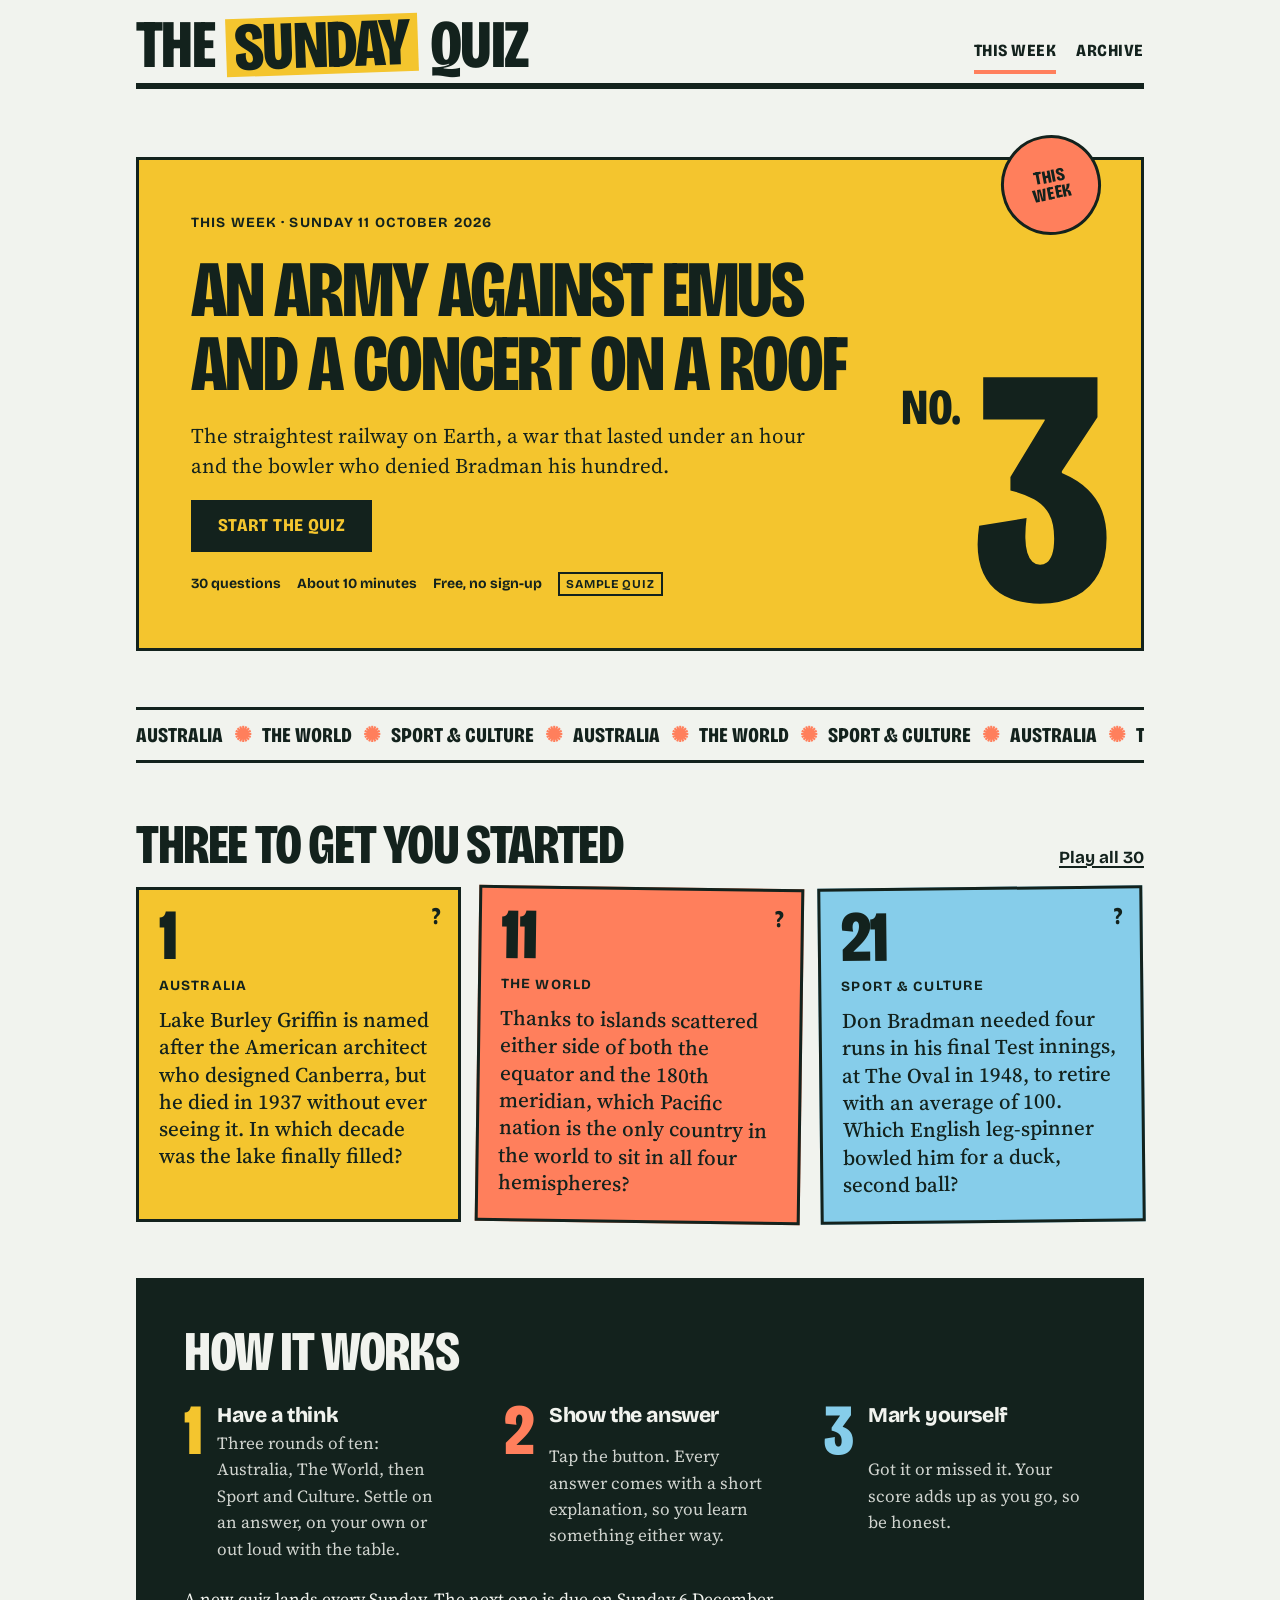
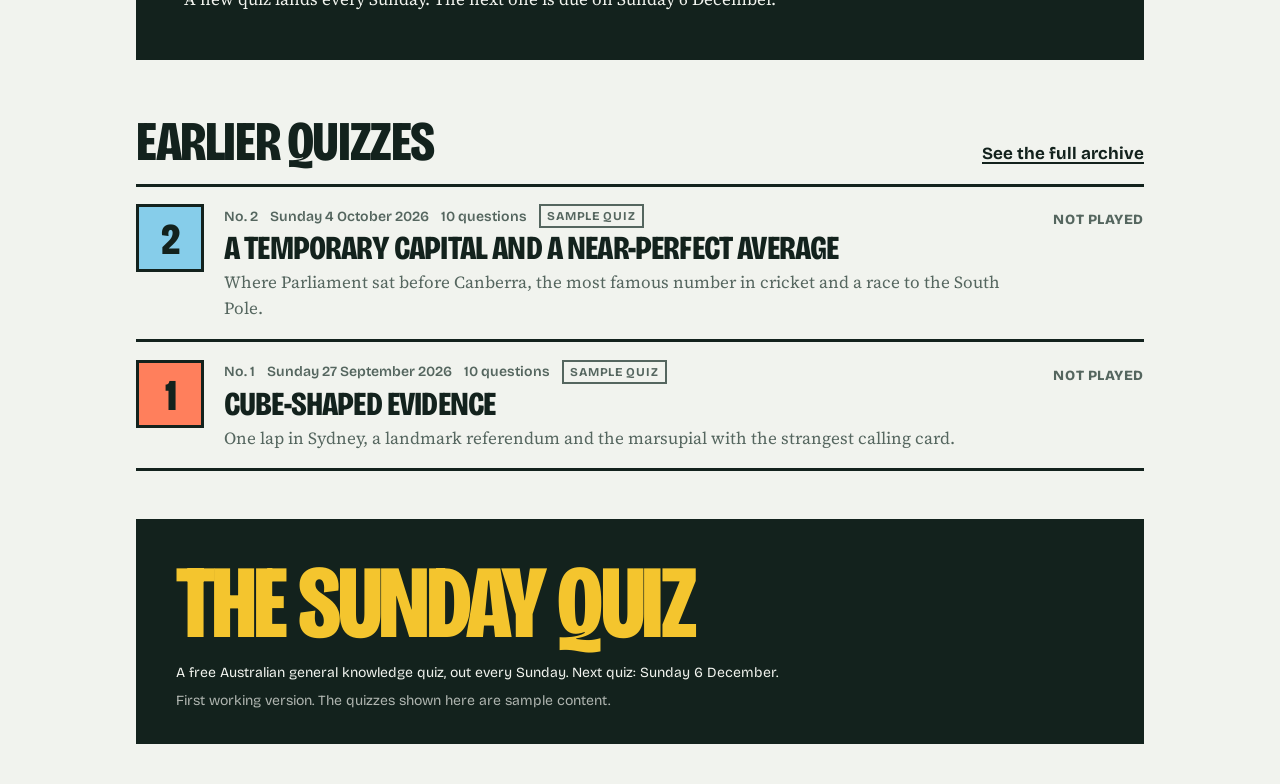
<file: index.html>
<!doctype html>
<html lang="en-AU">
<head>
<meta charset="utf-8">
<meta name="viewport" content="width=device-width, initial-scale=1, viewport-fit=cover">
<title>The Sunday Quiz</title>
<meta name="description" content="A free Australian general knowledge quiz, published every Sunday.">
<link rel="icon" href="data:image/svg+xml,%3Csvg xmlns=%27http://www.w3.org/2000/svg%27 viewBox=%270 0 32 32%27%3E%3Crect width=%2732%27 height=%2732%27 rx=%274%27 fill=%27%23f4c52e%27/%3E%3Ctext x=%2716%27 y=%2724%27 font-family=%27Arial,sans-serif%27 font-weight=%27800%27 font-size=%2722%27 text-anchor=%27middle%27 fill=%27%2313221d%27%3EQ%3C/text%3E%3C/svg%3E">
<link rel="preconnect" href="https://fonts.googleapis.com">
<link rel="preconnect" href="https://fonts.gstatic.com" crossorigin>
<link rel="stylesheet" href="https://fonts.googleapis.com/css2?family=Bricolage+Grotesque:opsz,wdth,wght@12..96,75..100,400..800&family=Source+Serif+4:ital,opsz,wght@0,8..60,400..600;1,8..60,400&display=swap">
<link rel="stylesheet" href="css/styles.css?v=20261012b">
</head>
<body>
<a class="skip" href="#main">Skip to content</a>
<div class="page">
  <header class="masthead">
    <a class="wordmark shout" href="#home" aria-label="The Sunday Quiz, home">The <span>Sunday</span> Quiz</a>
    <nav class="mast-nav" aria-label="Main">
      <a href="#home" data-nav="home">This week</a>
      <a href="#archive" data-nav="archive">Archive</a>
    </nav>
  </header>
  <main id="main" tabindex="-1">
    <div id="app"><p class="loading">Loading the quiz…</p></div>
  </main>
  <footer class="footer slab">
    <p class="footer-mark shout">The Sunday Quiz</p>
    <p>A free Australian general knowledge quiz, out every Sunday. <span id="next-line"></span></p>
    <p class="footer-note">First working version. The quizzes shown here are sample content.</p>
  </footer>
</div>
<noscript><p style="padding:16px">The quiz needs JavaScript to run. Please enable it and reload.</p></noscript>
<script src="js/app.js?v=20261012b" defer></script>
</body>
</html>
</file>
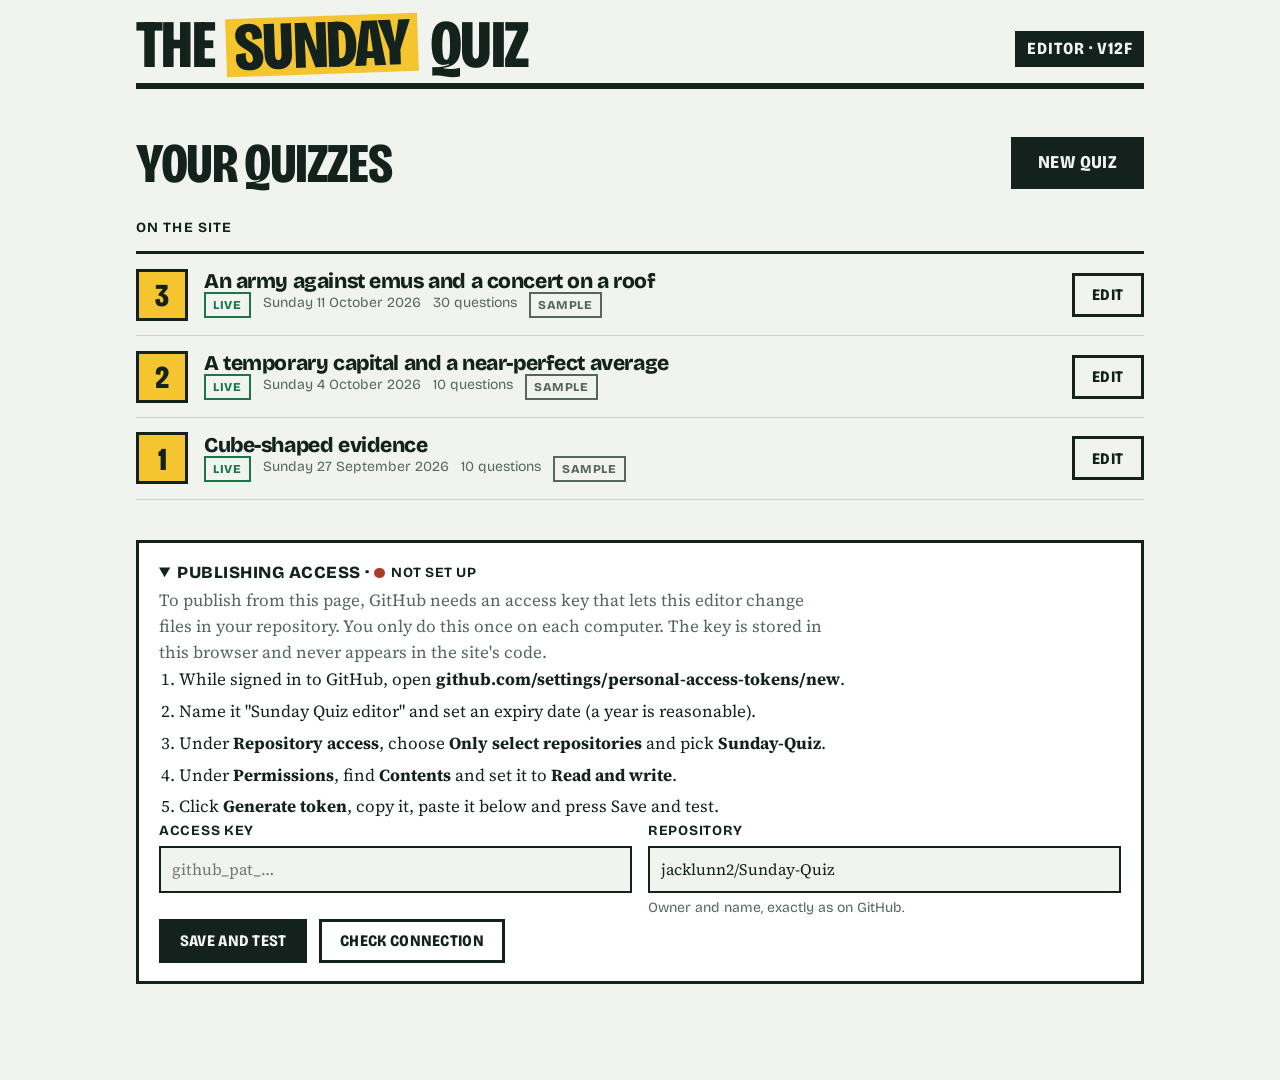
<file: admin.html>
<!doctype html>
<html lang="en-AU">
<head>
<meta charset="utf-8">
<meta name="viewport" content="width=device-width, initial-scale=1, viewport-fit=cover">
<meta name="robots" content="noindex, nofollow">
<title>Quiz Editor</title>
<link rel="icon" href="data:image/svg+xml,%3Csvg xmlns=%27http://www.w3.org/2000/svg%27 viewBox=%270 0 32 32%27%3E%3Crect width=%2732%27 height=%2732%27 rx=%274%27 fill=%27%2313221d%27/%3E%3Ctext x=%2716%27 y=%2724%27 font-family=%27Arial,sans-serif%27 font-weight=%27800%27 font-size=%2722%27 text-anchor=%27middle%27 fill=%27%23f4c52e%27%3EE%3C/text%3E%3C/svg%3E">
<link rel="preconnect" href="https://fonts.googleapis.com">
<link rel="preconnect" href="https://fonts.gstatic.com" crossorigin>
<link rel="stylesheet" href="https://fonts.googleapis.com/css2?family=Bricolage+Grotesque:opsz,wdth,wght@12..96,75..100,400..800&family=Source+Serif+4:ital,opsz,wght@0,8..60,400..600;1,8..60,400&display=swap">
<link rel="stylesheet" href="css/styles.css?v=20261012f">
<link rel="stylesheet" href="css/admin.css?v=20261012f">
</head>
<body>
<div class="page">
  <header class="masthead">
    <a class="wordmark shout" href="./" aria-label="The Sunday Quiz, public site">The <span>Sunday</span> Quiz</a>
    <p class="ed-badge">Editor · v12f</p>
  </header>
  <main id="main" tabindex="-1">
    <div id="admin"><p class="loading">Loading the editor…</p></div>
  </main>
</div>
<noscript><p style="padding:16px">The editor needs JavaScript to run.</p></noscript>
<script src="js/admin.js?v=20261012f" defer></script>
</body>
</html>
</file>
<file: css/styles.css>
/* Layout: a trivia-night poster. Heavy condensed capitals, three solid colour
   blocks (one per round of ten), rotated stamps and thick ink rules. Questions
   and explanations stay in a calm serif so the loud parts frame the reading. */
:root {
  --paper: #f1f3ee;
  --surface: #ffffff;
  --ink: #13221d;
  --muted: #55665f;
  --line: #cbd3ca;
  --c1: #f4c52e;            /* wattle: round one, lead quiz, score */
  --c2: #ff7f5c;            /* coral: round two, stamps */
  --c3: #86cdea;            /* pool blue: round three */
  --on-block: #13221d;      /* text on any colour block, both themes */
  --slab: #13221d;          /* dark band */
  --on-slab: #f1f3ee;
  --good: #1c7449;
  --good-bg: #dcefe3;
  --bad: #ae3b2a;
  --bad-bg: #f6e1dc;

  --display: "Bricolage Grotesque", "Arial Narrow", "Helvetica Neue", Arial, sans-serif;
  --text: "Source Serif 4", Georgia, "Times New Roman", serif;

  --step--1: 0.875rem;
  --step-0: 1.0625rem;
  --step-1: 1.3125rem;
  --step-2: clamp(1.6rem, 1.2rem + 1.8vw, 2.25rem);
  --step-3: clamp(2.4rem, 1.4rem + 5vw, 5rem);
  --rule: 3px;
  --gutter: clamp(16px, 4vw, 40px);
}
@media (prefers-color-scheme: dark) {
  :root:not([data-theme="light"]) {
    --paper: #0e1714; --surface: #17241f; --ink: #e9eee8; --muted: #9dada5; --line: #2d3e37;
    --c1: #f4c52e; --c2: #ff7f5c; --c3: #86cdea; --on-block: #13221d;
    --slab: #1b2b25; --on-slab: #e9eee8;
    --good: #62c693; --good-bg: #173427; --bad: #f08a76; --bad-bg: #3b1f1a;
    color-scheme: dark;
  }
}
:root[data-theme="dark"] {
  --paper: #0e1714; --surface: #17241f; --ink: #e9eee8; --muted: #9dada5; --line: #2d3e37;
  --c1: #f4c52e; --c2: #ff7f5c; --c3: #86cdea; --on-block: #13221d;
  --slab: #1b2b25; --on-slab: #e9eee8;
  --good: #62c693; --good-bg: #173427; --bad: #f08a76; --bad-bg: #3b1f1a;
  color-scheme: dark;
}

*, *::before, *::after { box-sizing: border-box; }
html { font-size: 100%; -webkit-text-size-adjust: 100%; }
body {
  margin: 0;
  background: var(--paper);
  color: var(--ink);
  font-family: var(--text);
  font-size: var(--step-0);
  line-height: 1.55;
}
h1, h2, h3, p, ol, ul { margin: 0; }
ol, ul { padding: 0; list-style: none; }
a { color: inherit; text-underline-offset: 0.18em; text-decoration-thickness: 2px; }
h1, h2, h3 { font-family: var(--display); line-height: 1; letter-spacing: -0.02em; text-wrap: balance; }
:focus-visible { outline: 3px solid var(--ink); outline-offset: 3px; }
main:focus, [tabindex="-1"]:focus { outline: none; }
.sr { position: absolute; width: 1px; height: 1px; overflow: hidden; clip-path: inset(50%); white-space: nowrap; }

/* The loud voice: condensed heavy capitals */
.shout {
  font-family: var(--display);
  font-weight: 800;
  font-stretch: 75%;
  text-transform: uppercase;
  letter-spacing: -0.025em;
  line-height: 0.92;
  overflow-wrap: anywhere;
}

.page {
  max-width: 68rem;
  margin-inline: auto;
  padding-inline: var(--gutter);
  padding-block: 0;
  display: flex;
  flex-direction: column;
  gap: clamp(1.75rem, 4vw, 3rem);
  min-height: 100%;
  overflow-x: clip;
}
.skip { position: absolute; left: -999px; top: 0; background: var(--ink); color: var(--paper); padding: 0.5rem 1rem; z-index: 10; }
.skip:focus { left: 16px; top: 8px; }

/* Colour blocks */
.c0 { --b: var(--c1); }
.c1 { --b: var(--c2); }
.c2 { --b: var(--c3); }
.blk { background: var(--b); color: var(--on-block); border: var(--rule) solid var(--on-block); }
.blk :focus-visible { outline-color: var(--on-block); }
.slab { background: var(--slab); color: var(--on-slab); }
.slab :focus-visible { outline-color: var(--on-slab); }

/* Shared small parts */
.eyebrow, .tag, .mast-nav a, .btn, .meta, .row-status, .footer { font-family: var(--display); }
.eyebrow { font-size: var(--step--1); font-weight: 700; letter-spacing: 0.08em; text-transform: uppercase; }
.tag {
  display: inline-block; font-family: var(--display); font-size: 0.75rem; font-weight: 700; letter-spacing: 0.06em;
  text-transform: uppercase; border: 2px solid currentColor; padding: 0.05rem 0.4rem; white-space: nowrap;
}
.btn {
  display: inline-flex; align-items: center; justify-content: center; gap: 0.5rem;
  min-height: 3.25rem; padding: 0.6rem 1.5rem;
  font-size: 1.125rem; font-weight: 800; font-stretch: 85%; letter-spacing: 0.02em; text-transform: uppercase; line-height: 1.1;
  text-decoration: none; border: var(--rule) solid var(--ink);
  background: var(--ink); color: var(--paper); cursor: pointer;
}
.btn:hover { background: var(--c1); color: var(--on-block); border-color: var(--on-block); }
.btn-quiet { background: transparent; color: var(--ink); }
.btn-small { min-height: 2.75rem; padding: 0.4rem 1.1rem; font-size: 1rem; }
.blk .btn { border-color: var(--on-block); background: var(--on-block); color: var(--b); }
.blk .btn:hover, .blk .btn-quiet { background: transparent; color: var(--on-block); }
.blk .btn-quiet:hover { background: var(--on-block); color: var(--b); }
.slab .btn { background: var(--c1); color: var(--on-block); border-color: var(--c1); }
.slab .btn:hover { background: var(--on-slab); border-color: var(--on-slab); }
.actions { display: flex; flex-wrap: wrap; gap: 0.75rem; align-items: center; }
.loading, .empty { color: var(--muted); padding-block: 3rem; }
.stamp {
  font-family: var(--display); font-weight: 800; font-stretch: 75%; text-transform: uppercase; text-align: center;
  font-size: 1.15rem; line-height: 0.95; letter-spacing: 0;
  width: 6.25rem; height: 6.25rem; border-radius: 50%; display: grid; place-items: center;
  background: var(--c2); color: var(--on-block); border: var(--rule) solid var(--on-block);
  transform: rotate(-11deg);
}

/* Masthead */
.masthead {
  display: flex; flex-wrap: wrap; align-items: flex-end; justify-content: space-between; gap: 0.25rem 1.5rem;
  padding-block: 1rem 0.6rem; border-bottom: 6px solid var(--ink);
}
.wordmark { font-size: clamp(2rem, 7.5vw, 4.25rem); text-decoration: none; line-height: 0.85; }
.wordmark span { background: var(--c1); color: var(--on-block); padding: 0 0.12em; margin-inline: 0.04em; display: inline-block; transform: rotate(-2deg); }
.mast-nav { display: flex; gap: 1.25rem; }
.mast-nav a { font-weight: 800; font-stretch: 85%; text-transform: uppercase; letter-spacing: 0.03em; text-decoration: none; padding: 0.35rem 0; border-bottom: 4px solid transparent; }
.mast-nav a:hover, .mast-nav a[aria-current="page"] { border-bottom-color: var(--c2); }

/* Home */
.view { display: flex; flex-direction: column; gap: clamp(2rem, 5vw, 3.5rem); }
.lead {
  position: relative;
  padding: clamp(1.5rem, 5vw, 3.25rem);
  display: grid; grid-template-columns: minmax(0, 1fr) auto; gap: 1.5rem clamp(1rem, 4vw, 3rem); align-items: end;
  margin-top: 1.25rem;
}
.lead .stamp { position: absolute; top: -1.6rem; right: clamp(0.75rem, 4vw, 2.5rem); }
.lead-body { display: flex; flex-direction: column; gap: 1.25rem; align-items: flex-start; min-width: 0; }
.lead h1 { font-size: var(--step-3); max-width: 11em; }
.lead-blurb { font-size: var(--step-1); line-height: 1.4; max-width: 30em; }
.meta { font-size: var(--step--1); font-weight: 700; display: flex; flex-wrap: wrap; gap: 0.25rem 1rem; align-items: center; }
.issue { font-size: clamp(8rem, 30vw, 21rem); line-height: 0.72; letter-spacing: -0.06em; display: flex; align-items: flex-start; font-variant-numeric: lining-nums; margin-bottom: -0.04em; }
.issue small { font-size: 0.15em; letter-spacing: 0; line-height: 1; margin-right: 0.3em; padding-top: 0.3em; }

.ticker { overflow: hidden; border-block: var(--rule) solid var(--ink); padding-block: 0.55rem; }
.ticker-track { display: flex; width: max-content; }
.ticker-track span { font-family: var(--display); font-weight: 800; font-stretch: 75%; text-transform: uppercase; font-size: var(--step-1); white-space: nowrap; }
.ticker-track i { font-style: normal; color: var(--c2); padding-inline: 0.5em; }

.section-head { display: flex; flex-wrap: wrap; justify-content: space-between; align-items: flex-end; gap: 0.5rem 1rem; margin-bottom: 1rem; }
.section-head h2, .page-title { font-size: clamp(2rem, 1.2rem + 3.5vw, 3.5rem); }
.section-head a { font-family: var(--display); font-weight: 700; }
.page-intro { color: var(--muted); max-width: 34em; margin-top: 0.75rem; }

.teasers { display: grid; grid-template-columns: repeat(auto-fit, minmax(min(15rem, 100%), 1fr)); gap: 1rem; }
.teaser { display: flex; flex-direction: column; gap: 0.6rem; padding: 1.1rem 1.25rem 1.4rem; text-decoration: none; min-width: 0; }
.teaser:nth-child(2) { transform: rotate(0.8deg); }
.teaser:nth-child(3) { transform: rotate(-0.6deg); }
.teaser:hover { transform: rotate(0deg) translateY(-3px); }
.teaser-num { font-size: 4.5rem; line-height: 0.8; display: flex; justify-content: space-between; align-items: flex-start; }
.teaser-num small { font-size: 1.5rem; }
.teaser-q { font-size: var(--step-1); line-height: 1.3; font-weight: 500; }

.steps { padding: clamp(1.5rem, 5vw, 3rem); display: flex; flex-direction: column; gap: 1.5rem; }
.steps h2 { font-size: clamp(2rem, 1.2rem + 3.5vw, 3.5rem); }
.steps ol { display: grid; grid-template-columns: repeat(auto-fit, minmax(min(14rem, 100%), 1fr)); gap: 1.5rem clamp(1.5rem, 4vw, 3rem); }
.steps li { display: grid; grid-template-columns: auto minmax(0, 1fr); gap: 0.25rem 1rem; align-items: start; }
.step-num { grid-row: span 2; font-size: 4.5rem; line-height: 0.8; color: var(--c1); }
.steps li:nth-child(2) .step-num { color: var(--c2); }
.steps li:nth-child(3) .step-num { color: var(--c3); }
.steps h3 { font-size: var(--step-1); font-weight: 800; padding-top: 0.2rem; }
.steps li p { opacity: 0.85; }

/* Quiz rows (home + archive) */
.rows { border-top: var(--rule) solid var(--ink); }
.row { display: grid; grid-template-columns: 4.25rem minmax(0, 1fr) auto; gap: 0.25rem 1.25rem; align-items: start; padding-block: 1.1rem; border-bottom: var(--rule) solid var(--ink); text-decoration: none; }
.row-num { width: 4.25rem; height: 4.25rem; display: grid; place-items: center; font-size: 2.75rem; line-height: 1; padding-top: 0.08em; }
.row-main { display: flex; flex-direction: column; gap: 0.3rem; min-width: 0; }
.row-main h3 { font-size: clamp(1.5rem, 1.1rem + 1.6vw, 2.1rem); }
.row:hover h3 { text-decoration: underline; text-decoration-thickness: 4px; text-decoration-color: var(--c2); text-underline-offset: 0.15em; }
.row-main p { color: var(--muted); }
.row-date { font-family: var(--display); font-size: var(--step--1); font-weight: 600; color: var(--muted); display: flex; flex-wrap: wrap; gap: 0.25rem 0.75rem; align-items: center; }
.row-status { font-size: var(--step--1); font-weight: 800; text-transform: uppercase; letter-spacing: 0.04em; text-align: right; white-space: nowrap; padding-top: 0.3rem; font-variant-numeric: tabular-nums; }
.row-status.is-new { color: var(--muted); }

/* Quiz */
.narrow { max-width: 44rem; width: 100%; display: flex; flex-direction: column; gap: 2rem; }
.quiz-head { display: flex; flex-direction: column; gap: 0.75rem; }
.quiz-head .eyebrow { color: var(--muted); }
.quiz-head h1 { font-size: var(--step-3); }
.quiz-head p { color: var(--muted); }
.round { display: flex; flex-direction: column; }
.round-head { display: flex; flex-wrap: wrap; align-items: flex-end; justify-content: space-between; gap: 0.25rem 1rem; padding: 0.9rem 1.1rem 0.7rem; }
.round-head h2 { font-size: clamp(2.5rem, 1.5rem + 5vw, 4.25rem); }
.round-head p { font-family: var(--display); font-weight: 700; text-transform: uppercase; letter-spacing: 0.06em; font-size: var(--step--1); }
.item { display: grid; grid-template-columns: 3.5rem minmax(0, 1fr); gap: 0.5rem 1rem; padding-block: 1.5rem; border-bottom: var(--rule) solid var(--ink); scroll-margin-top: 1rem; }
.round:not(.has-head) { border-top: var(--rule) solid var(--ink); }
.item-num { width: 3.5rem; height: 3.5rem; display: grid; place-items: center; font-size: 2.25rem; line-height: 1; padding-top: 0.08em; background: var(--b); color: var(--on-block); border: var(--rule) solid var(--on-block); font-variant-numeric: lining-nums; }
.item:nth-child(odd) .item-num { transform: rotate(-3deg); }
.item:nth-child(even) .item-num { transform: rotate(2deg); }
.item-body { display: flex; flex-direction: column; gap: 0.75rem; align-items: flex-start; min-width: 0; }
.q-cat { color: var(--muted); }
.item-q { font-family: var(--text); font-weight: 500; font-size: clamp(1.3rem, 1.1rem + 0.9vw, 1.6rem); line-height: 1.28; letter-spacing: -0.005em; text-wrap: pretty; }
.item .btn-quiet:hover { background: var(--b); color: var(--on-block); border-color: var(--on-block); }
.answer { align-self: stretch; display: flex; flex-direction: column; gap: 0.6rem; background: var(--b); color: var(--on-block); border: var(--rule) solid var(--on-block); padding: 1rem 1.1rem 1.1rem; }
.answer-text { font-family: var(--display); font-weight: 800; font-stretch: 75%; text-transform: uppercase; font-size: clamp(1.75rem, 1.3rem + 2vw, 2.5rem); line-height: 0.95; letter-spacing: -0.02em; overflow-wrap: anywhere; }
.marks { display: flex; flex-wrap: wrap; gap: 0.5rem; margin-top: 0.3rem; }
.mark-btn { font-family: var(--display); font-weight: 800; font-stretch: 85%; text-transform: uppercase; letter-spacing: 0.02em; font-size: 1rem; min-height: 2.9rem; padding: 0.4rem 1rem; border: var(--rule) solid var(--on-block); background: transparent; color: var(--on-block); cursor: pointer; flex: 1 1 6rem; white-space: nowrap; }
.mark-btn:hover { background: rgb(255 255 255 / 0.35); }
.mark-btn[aria-pressed="true"] { background: var(--on-block); color: #ffffff; }
.tally { position: sticky; bottom: 0; z-index: 2; padding: 0.6rem 1rem calc(0.6rem + env(safe-area-inset-bottom, 0px)); display: flex; align-items: center; justify-content: space-between; gap: 0.5rem 1rem; font-family: var(--display); font-variant-numeric: tabular-nums; }
.tally strong { font-size: 1.75rem; font-weight: 800; font-stretch: 75%; text-transform: uppercase; line-height: 1; color: var(--c1); display: block; }
.tally span { font-size: var(--step--1); font-weight: 600; display: block; opacity: 0.8; }
.notice { border: var(--rule) solid var(--ink); padding: 1.1rem 1.25rem; display: flex; flex-direction: column; gap: 0.9rem; background: var(--surface); }
.notice p { font-family: var(--display); font-weight: 700; }

/* Results */
.score { position: relative; padding: clamp(1.5rem, 5vw, 2.75rem); display: flex; flex-direction: column; gap: 1.1rem; align-items: flex-start; margin-top: 1.25rem; }
.score .stamp { position: absolute; top: -1.4rem; right: clamp(0.75rem, 4vw, 2rem); width: 7rem; height: 7rem; font-size: 1.4rem; }
.score-figure { font-size: clamp(7rem, 32vw, 13rem); line-height: 0.75; letter-spacing: -0.05em; font-variant-numeric: lining-nums; }
.score-figure small { font-size: 0.4em; letter-spacing: -0.02em; }
.score h1 { font-size: var(--step-1); font-weight: 700; line-height: 1.2; max-width: 26em; }
.share-out { width: 100%; font: inherit; font-size: var(--step--1); padding: 0.6rem; border: 2px solid var(--on-block); background: transparent; color: inherit; resize: none; }
.round-scores { display: grid; grid-template-columns: repeat(3, minmax(0, 1fr)); gap: 0.75rem; }
.round-scores .eyebrow { font-size: 0.75rem; letter-spacing: 0.04em; }
.round-scores li { padding: 0.8rem 0.9rem 0.7rem; justify-content: space-between; display: flex; flex-direction: column; gap: 0.15rem; min-width: 0; }
.round-scores b { font-size: clamp(2rem, 9vw, 3rem); line-height: 0.85; font-variant-numeric: lining-nums; }
.review { display: flex; flex-direction: column; border-top: var(--rule) solid var(--ink); }
.review > li { display: grid; grid-template-columns: 2.75rem minmax(0, 1fr); gap: 0.5rem 0.9rem; padding-block: 1.4rem; border-bottom: 1px solid var(--line); }
.review-num { width: 2.75rem; height: 2.75rem; display: grid; place-items: center; font-size: 1.6rem; line-height: 1; padding-top: 0.08em; background: var(--b); color: var(--on-block); border: 2px solid var(--on-block); }
.review-body { display: flex; flex-direction: column; gap: 0.6rem; min-width: 0; }
.review-body h3 { font-family: var(--text); font-weight: 500; font-size: var(--step-1); line-height: 1.3; letter-spacing: 0; }
.review .answer-text { font-size: var(--step-2); }
.verdict { display: flex; flex-wrap: wrap; align-items: center; gap: 0.4rem 0.75rem; }
.mark { display: inline-block; font-family: var(--display); font-size: var(--step--1); font-weight: 800; text-transform: uppercase; letter-spacing: 0.03em; padding: 0.15rem 0.5rem; }
.mark.good { color: var(--good); background: var(--good-bg); }
.mark.bad { color: var(--bad); background: var(--bad-bg); }
.next { padding: clamp(1.25rem, 4vw, 2rem); display: flex; flex-direction: column; gap: 1rem; }
.next h2 { font-size: clamp(2rem, 1.2rem + 3.5vw, 3.25rem); }

/* Footer */
.footer { margin-top: auto; padding: clamp(1.5rem, 4vw, 2.5rem) clamp(1rem, 4vw, 2.5rem) 2rem; margin-bottom: var(--gutter); font-size: var(--step--1); display: flex; flex-direction: column; gap: 0.4rem; }
.footer-mark { font-size: clamp(2.25rem, 10vw, 6.5rem); color: var(--c1); line-height: 0.85; margin-bottom: 0.5rem; }
.footer-note { opacity: 0.7; }

@media (max-width: 40rem) {
  .lead { grid-template-columns: minmax(0, 1fr); align-items: start; }
  .issue { order: -1; font-size: 8.5rem; }
  .stamp { width: 5.25rem; height: 5.25rem; font-size: 1rem; }
  .score .stamp { width: 5.75rem; height: 5.75rem; font-size: 1.1rem; }
  .row { grid-template-columns: 3.25rem minmax(0, 1fr); }
  .row-num { width: 3.25rem; height: 3.25rem; font-size: 2.1rem; }
  .row-status { grid-column: 2; text-align: left; padding-top: 0; }
  .item { grid-template-columns: 2.75rem minmax(0, 1fr); gap: 0.5rem 0.75rem; }
  .item-num { width: 2.75rem; height: 2.75rem; font-size: 1.75rem; }
  .teaser:nth-child(n) { transform: none; }
}
@media (prefers-reduced-motion: no-preference) {
  .btn, .mark-btn, .teaser { transition: background-color 0.12s, border-color 0.12s, color 0.12s, transform 0.15s; }
  .ticker-track { animation: ticker 45s linear infinite; }
  .ticker:hover .ticker-track { animation-play-state: paused; }
}
@keyframes ticker { to { transform: translateX(-50%); } }
.tally strong, .tally .btn { white-space: nowrap; }
@media (max-width: 40rem) { .tally strong { font-size: 1.4rem; } }
</file>
<file: css/admin.css>
/* Editor: the public site's tokens and type, tuned for long writing sessions.
   Quieter than the public pages: the colour blocks only mark the three rounds. */
.ed-badge { font-family: var(--display); font-weight: 800; font-stretch: 85%; text-transform: uppercase; letter-spacing: 0.06em; background: var(--ink); color: var(--paper); padding: 0.3rem 0.7rem; margin-bottom: 0.4rem; }
#admin { display: flex; flex-direction: column; gap: 2.5rem; padding-bottom: 6rem; }
.ed-section { display: flex; flex-direction: column; gap: 1rem; }
.ed-section > h2 { font-size: clamp(1.8rem, 1.2rem + 2.5vw, 2.75rem); }
.ed-intro { color: var(--muted); max-width: 40em; }
.ed-panel { border: var(--rule) solid var(--ink); background: var(--surface); padding: 1.1rem 1.25rem; display: flex; flex-direction: column; gap: 0.9rem; }
.ed-panel summary { font-family: var(--display); font-weight: 800; text-transform: uppercase; letter-spacing: 0.03em; cursor: pointer; }
.ed-panel ol.steps-list { list-style: decimal; padding-left: 1.25rem; display: flex; flex-direction: column; gap: 0.35rem; }
.ed-status { font-family: var(--display); font-weight: 700; font-size: var(--step--1); display: inline-flex; align-items: center; gap: 0.4rem; }
.ed-status::before { content: ""; width: 0.65rem; height: 0.65rem; border-radius: 50%; background: var(--muted); }
.ed-status.ok::before { background: var(--good); }
.ed-status.bad::before { background: var(--bad); }

.field { display: flex; flex-direction: column; gap: 0.3rem; min-width: 0; }
.field label, .field .label { font-family: var(--display); font-weight: 700; font-size: var(--step--1); text-transform: uppercase; letter-spacing: 0.05em; }
.field .help { font-family: var(--display); font-size: var(--step--1); color: var(--muted); }
.field input, .field textarea {
  font: inherit; font-size: 1rem; color: var(--ink); background: var(--paper);
  border: 2px solid var(--ink); border-radius: 0; padding: 0.55rem 0.7rem; width: 100%;
}
.field textarea { resize: vertical; min-height: 4.5rem; line-height: 1.45; }
.field input:focus, .field textarea:focus { outline: 3px solid var(--c1); outline-offset: 0; }
.field input[readonly] { background: var(--line); }
.field.private input, .field.private textarea { border-style: dashed; }
.grid-2 { display: grid; grid-template-columns: repeat(auto-fit, minmax(min(14rem, 100%), 1fr)); gap: 1rem; }

.qlist { display: flex; flex-direction: column; border-top: var(--rule) solid var(--ink); }
.qrow { display: grid; grid-template-columns: 3.25rem minmax(0, 1fr) auto; gap: 0.25rem 1rem; align-items: center; padding-block: 0.9rem; border-bottom: 1px solid var(--line); }
.qrow .row-num { width: 3.25rem; height: 3.25rem; font-size: 2rem; }
.qrow h3 { font-size: var(--step-1); font-weight: 800; }
.qrow p { font-family: var(--display); font-size: var(--step--1); color: var(--muted); display: flex; flex-wrap: wrap; gap: 0.2rem 0.75rem; }
.pill { font-family: var(--display); font-size: 0.75rem; font-weight: 800; text-transform: uppercase; letter-spacing: 0.05em; padding: 0.1rem 0.45rem; border: 2px solid currentColor; }
.pill.live { color: var(--good); }
.pill.scheduled { color: var(--bad); }
.pill.draft { color: var(--muted); }

.round-block { display: flex; flex-direction: column; }
.round-block > header { padding: 0.8rem 1rem 0.6rem; display: flex; justify-content: space-between; align-items: flex-end; gap: 0.5rem 1rem; flex-wrap: wrap; }
.round-block > header h3 { font-size: clamp(2rem, 1.4rem + 3vw, 3rem); }
.round-block > header p { font-family: var(--display); font-weight: 700; font-size: var(--step--1); text-transform: uppercase; letter-spacing: 0.05em; }
.qcard { display: grid; grid-template-columns: 2.75rem minmax(0, 1fr); gap: 0.75rem 1rem; padding: 1.25rem 0; border-bottom: 2px solid var(--ink); }
.qcard .item-num { width: 2.75rem; height: 2.75rem; font-size: 1.6rem; transform: none !important; }
.qcard.is-done .item-num::after { content: "✓"; position: absolute; font-size: 0.9rem; transform: translate(1.3rem, -1.2rem); background: var(--good); color: #fff; width: 1.2rem; height: 1.2rem; border-radius: 50%; display: grid; place-items: center; font-stretch: 100%; }
.qcard .item-num { position: relative; }
.qcard-fields { display: flex; flex-direction: column; gap: 0.75rem; min-width: 0; }

.ed-bar { position: sticky; bottom: 0; z-index: 3; padding: 0.7rem 1rem calc(0.7rem + env(safe-area-inset-bottom, 0px)); display: flex; flex-wrap: wrap; align-items: center; justify-content: space-between; gap: 0.6rem 1rem; font-family: var(--display); }
.ed-bar .progress-note strong { color: var(--c1); font-size: 1.3rem; font-weight: 800; display: block; line-height: 1.1; }
.ed-bar .progress-note span { font-size: var(--step--1); opacity: 0.8; }
.ed-bar .actions { gap: 0.5rem; }
.msg { font-family: var(--display); font-weight: 700; padding: 0.9rem 1.1rem; border: var(--rule) solid var(--ink); background: var(--surface); display: flex; flex-direction: column; gap: 0.4rem; }
.msg.good { border-color: var(--good); }
.msg.bad { border-color: var(--bad); }
.msg ul { list-style: disc; padding-left: 1.2rem; font-weight: 500; }
.msg:empty { display: none; }

.preview-wrap { border: var(--rule) dashed var(--ink); padding: clamp(1rem, 3vw, 1.75rem); display: flex; flex-direction: column; gap: 1.5rem; }
.preview-wrap .item-num { transform: none; }
.link-btn { background: none; border: 0; padding: 0; font: inherit; font-family: var(--display); font-weight: 700; text-decoration: underline; text-underline-offset: 0.18em; cursor: pointer; color: inherit; }
@media (max-width: 40rem) {
  .qrow { grid-template-columns: 3.25rem minmax(0, 1fr); }
  .qrow .actions { grid-column: 2; }
  .ed-bar .btn { flex: 1 1 auto; }
}
.ed-bar .btn-quiet { background: transparent; color: var(--on-slab); border-color: var(--on-slab); }
.ed-bar .btn-quiet:hover { background: var(--on-slab); color: var(--slab); }
#ed-msg { scroll-margin-bottom: 7rem; }
</file>
